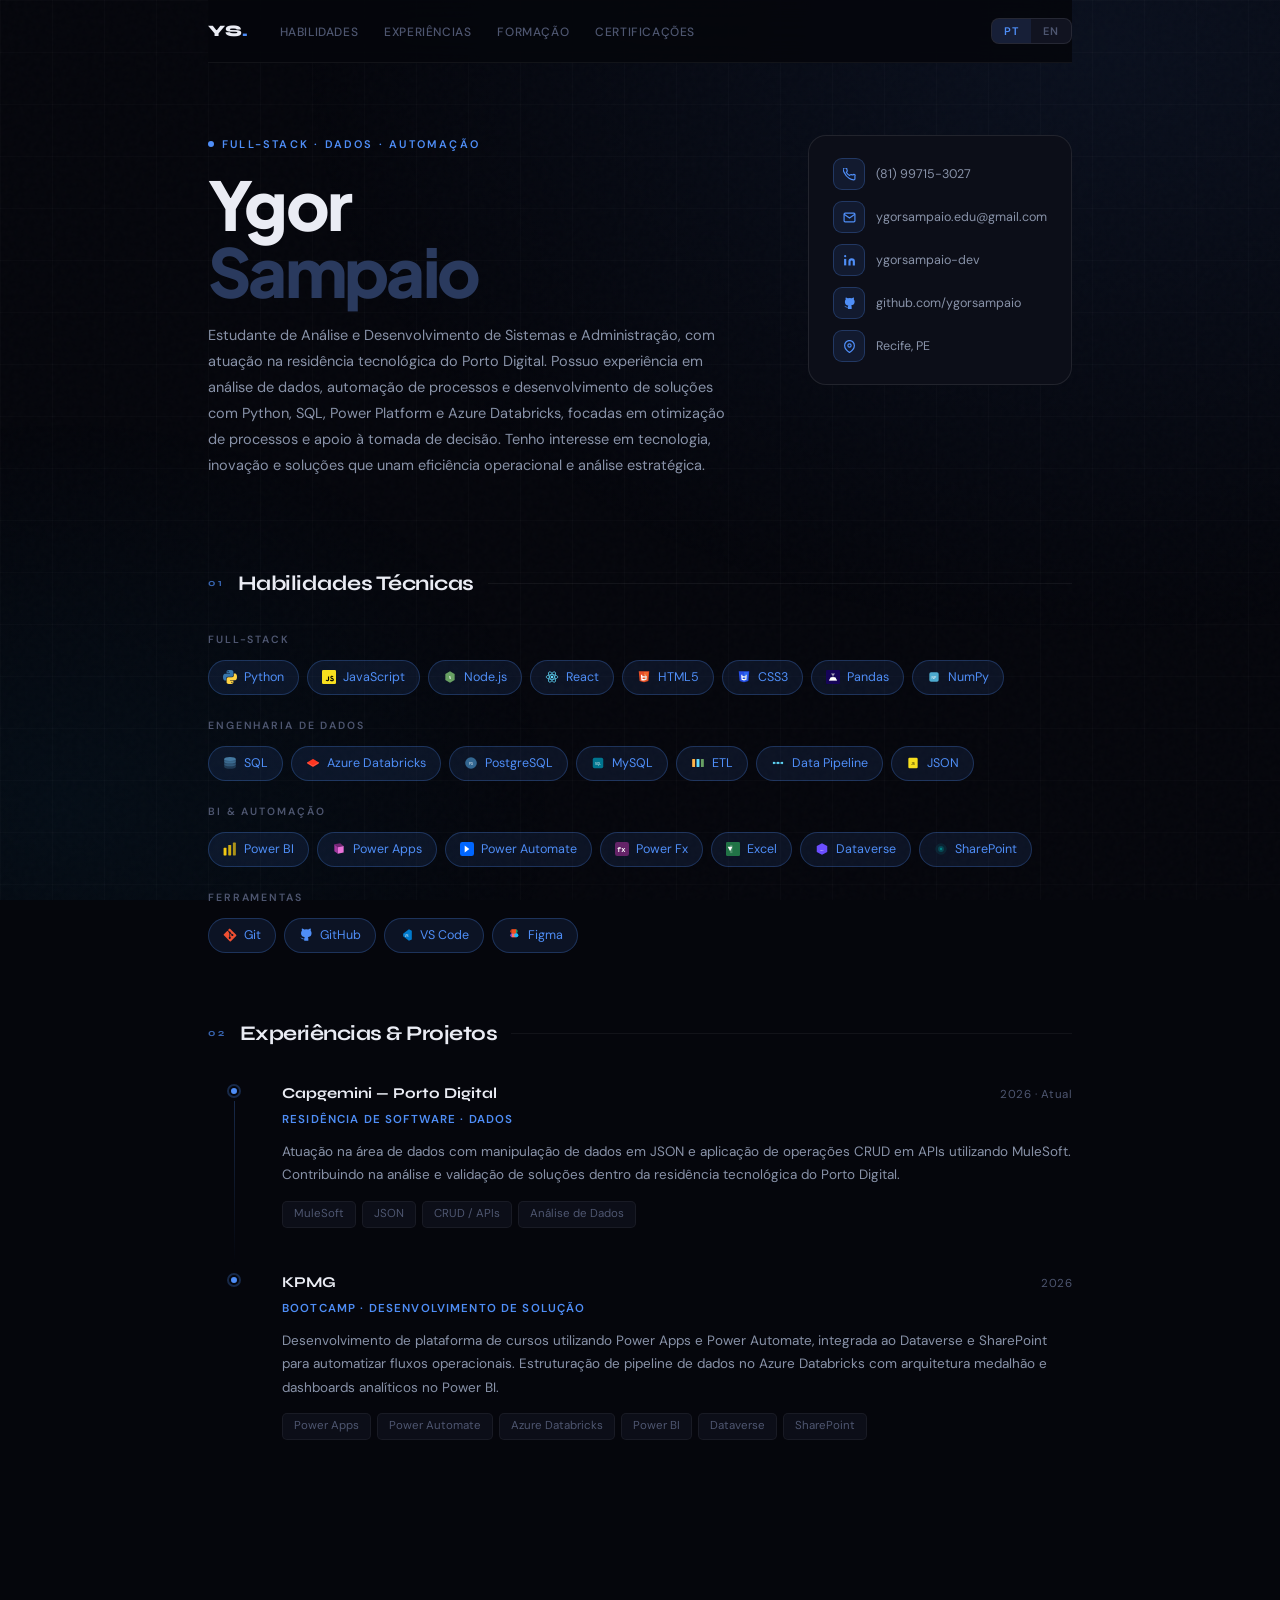
<file: index.html>
<!DOCTYPE html>
<html lang="pt-br" data-lang="pt">
<head>
  <meta charset="UTF-8">
  <meta name="viewport" content="width=device-width, initial-scale=1.0">
  <title>Currículo | Ygor Sampaio</title>
  <link href="https://fonts.googleapis.com/css2?family=Plus+Jakarta+Sans:wght@700;800&family=Syne:wght@400;700;800&family=DM+Sans:ital,wght@0,300;0,400;0,500;1,300&display=swap" rel="stylesheet">
  <!-- Vinculação do arquivo CSS externo -->
  <link rel="stylesheet" href="index.css">
</head>
<body>
  <div class="ambient"></div>
  <div class="grid-bg"></div>

  <div class="page">

    <!-- NAV -->
    <nav>
      <div class="nav-left">
        <a href="landing.html" class="nav-logo">YS<span>.</span></a>
        <ul class="nav-links">
          <li><a href="#habilidades" data-pt="Habilidades" data-en="Skills">Habilidades</a></li>
          <li><a href="#experiencias" data-pt="Experiências" data-en="Experience">Experiências</a></li>
          <li><a href="#formacao" data-pt="Formação" data-en="Education">Formação</a></li>
          <li><a href="#certs" data-pt="Certificações" data-en="Certifications">Certificações</a></li>
        </ul>
      </div>
      <div class="lang-toggle">
        <button class="lang-btn active" onclick="setLang('pt')">PT</button>
        <button class="lang-btn" onclick="setLang('en')">EN</button>
      </div>
    </nav>

    <!-- HERO -->
    <section class="hero">
      <div>
        <div class="hero-role" data-pt="Full-stack · Dados · Automação" data-en="Full-stack · Data · Automation">Full-stack · Dados · Automação</div>
        <h1 class="hero-name">
          Ygor<br><span class="outline">Sampaio</span>
        </h1>
        <p class="hero-bio" 
        data-pt="Estudante de Análise e Desenvolvimento de Sistemas e Administração, com atuação na residência tecnológica do Porto Digital. Possuo experiência em análise de dados, automação de processos e desenvolvimento de soluções com Python, SQL, Power Platform e Azure Databricks, focadas em otimização de processos e apoio à tomada de decisão. Tenho interesse em tecnologia, inovação e soluções que unam eficiência operacional e análise estratégica." 
        data-en="Analysis and Systems Development and Business Administration student currently working at Porto Digital's technology residency program. Experienced in data analysis, process automation, and solution development using Python, SQL, Power Platform, and Azure Databricks, focusing on process optimization and decision-making support. Interested in technology, innovation, and solutions that combine operational efficiency with strategic analysis.">
        Estudante de Análise e Desenvolvimento de Sistemas e Administração, com atuação na residência tecnológica do Porto Digital. Possuo experiência em análise de dados, automação de processos e desenvolvimento de soluções com Python, SQL, Power Platform e Azure Databricks, focadas em otimização de processos e apoio à tomada de decisão. Tenho interesse em tecnologia, inovação e soluções que unam eficiência operacional e análise estratégica.
        </p>
      </div>
      <div class="contact-card">
        <a class="contact-row" href="tel:+5581997153027">
          <span class="contact-icon">
            <svg width="13" height="13" viewBox="0 0 24 24" fill="none" stroke="currentColor" stroke-width="2.2"><path d="M22 16.92v3a2 2 0 01-2.18 2 19.79 19.79 0 01-8.63-3.07A19.5 19.5 0 013.07 9.81 19.79 19.79 0 01.00 1.18 2 2 0 012 0h3a2 2 0 012 1.72 12.84 12.84 0 00.7 2.81 2 2 0 01-.45 2.11L6.09 7.91a16 16 0 006 6l1.27-1.27a2 2 0 012.11-.45 12.84 12.84 0 002.81.7A2 2 0 0122 14.92z"/></svg>
          </span>
          (81) 99715-3027
        </a>
        <a class="contact-row" href="mailto:ygorsampaio.edu@gmail.com">
          <span class="contact-icon">
            <svg width="13" height="13" viewBox="0 0 24 24" fill="none" stroke="currentColor" stroke-width="2.2"><path d="M4 4h16c1.1 0 2 .9 2 2v12c0 1.1-.9 2-2 2H4c-1.1 0-2-.9-2-2V6c0-1.1.9-2 2-2z"/><polyline points="22,6 12,13 2,6"/></svg>
          </span>
          ygorsampaio.edu@gmail.com
        </a>
        <a class="contact-row" href="https://linkedin.com/in/ygorsampaio-dev" target="_blank">
          <span class="contact-icon">
            <svg width="13" height="13" viewBox="0 0 24 24" fill="currentColor"><path d="M16 8a6 6 0 016 6v7h-4v-7a2 2 0 00-2-2 2 2 0 00-2 2v7h-4v-7a6 6 0 016-6z"/><rect x="2" y="9" width="4" height="12"/><circle cx="4" cy="4" r="2"/></svg>
          </span>
          ygorsampaio-dev
        </a>
        <a class="contact-row" href="https://github.com/ygorsampaio" target="_blank">
          <span class="contact-icon">
            <svg width="13" height="13" viewBox="0 0 24 24" fill="currentColor"><path d="M9 19c-5 1.5-5-2.5-7-3m14 6v-3.87a3.37 3.37 0 00-.94-2.61c3.14-.35 6.44-1.54 6.44-7A5.44 5.44 0 0020 4.77 5.07 5.07 0 0019.91 1S18.73.65 16 2.48a13.38 13.38 0 00-7 0C6.27.65 5.09 1 5.09 1A5.07 5.07 0 005 4.77a5.44 5.44 0 00-1.5 3.78c0 5.42 3.3 6.61 6.44 7A3.37 3.37 0 009 18.13V22"/></svg>
          </span>
          github.com/ygorsampaio
        </a>
        <div class="contact-row">
          <span class="contact-icon">
            <svg width="13" height="13" viewBox="0 0 24 24" fill="none" stroke="currentColor" stroke-width="2.2"><path d="M21 10c0 7-9 13-9 13s-9-6-9-13a9 9 0 0118 0z"/><circle cx="12" cy="10" r="3"/></svg>
          </span>
          Recife, PE
        </div>
      </div>
    </section>

    <!-- HABILIDADES -->
    <section class="section s1" id="habilidades">
      <div class="section-header">
        <span class="section-label">01</span>
        <h2 class="section-title" data-pt="Habilidades Técnicas" data-en="Technical Skills">Habilidades Técnicas</h2>
        <div class="section-line"></div>
      </div>

      <div class="skill-group">
        <div class="skill-group-name" data-pt="Full-Stack" data-en="Full-Stack">Full-Stack</div>
        <div class="tags-row">
          <span class="tag-pill highlight">
            <svg width="14" height="14" viewBox="0 0 24 24"><path d="M11.914 0C5.82 0 6.2 2.656 6.2 2.656l.007 2.752h5.814v.826H3.89S0 5.789 0 11.969c0 6.18 3.403 5.962 3.403 5.962h2.034v-2.867s-.11-3.41 3.35-3.41h5.77s3.24.052 3.24-3.13V3.19S18.326 0 11.914 0zm-3.2 1.838a1.036 1.036 0 110 2.072 1.036 1.036 0 010-2.072z" fill="#3776ab"/><path d="M12.086 24c6.094 0 5.714-2.656 5.714-2.656l-.007-2.752H12v-.826h8.11S24 18.211 24 12.031c0-6.18-3.403-5.962-3.403-5.962h-2.034v2.867s.11 3.41-3.35 3.41h-5.77s-3.24-.052-3.24 3.13v5.334S5.674 24 12.086 24zm3.2-1.838a1.036 1.036 0 110-2.072 1.036 1.036 0 010 2.072z" fill="#ffd343"/></svg>
            Python
          </span>
          <span class="tag-pill highlight">
            <svg width="14" height="14" viewBox="0 0 24 24"><rect width="24" height="24" rx="2" fill="#f7df1e"/><path d="M6.5 17.5l1.5-1c.3.5.6.9 1.2.9.6 0 1-.3 1-1.2V11h2v5.2c0 2-1.2 2.9-2.9 2.9-1.6 0-2.5-.8-3-1.8l1.2-.8zm7.5-.2l1.5-.9c.4.7.9 1.2 1.8 1.2.8 0 1.2-.4 1.2-.9 0-.6-.5-.8-1.4-1.2l-.5-.2c-1.4-.6-2.3-1.3-2.3-2.8 0-1.4 1.1-2.5 2.7-2.5 1.2 0 2 .4 2.6 1.5l-1.4.9c-.3-.6-.6-.8-1.2-.8-.5 0-.9.3-.9.8 0 .6.4.8 1.2 1.2l.5.2c1.6.7 2.5 1.4 2.5 3 0 1.7-1.4 2.6-3.2 2.6-1.8 0-2.9-.9-3.5-2z" fill="#000"/></svg>
            JavaScript
          </span>
          <span class="tag-pill"><svg width="14" height="14" viewBox="0 0 24 24"><path d="M12 2L20 7V17L12 22L4 17V7L12 2Z" fill="#68A063"/><text x="12" y="15" text-anchor="middle" font-size="6" fill="white" font-family="Arial">N</text></svg>Node.js</span>
          <span class="tag-pill"><svg width="14" height="14" viewBox="0 0 24 24"><circle cx="12" cy="12" r="2.2" fill="#61dafb"/><ellipse cx="12" cy="12" rx="10" ry="4" stroke="#61dafb" stroke-width="1.2" fill="none"/><ellipse cx="12" cy="12" rx="10" ry="4" stroke="#61dafb" stroke-width="1.2" fill="none" transform="rotate(60 12 12)"/><ellipse cx="12" cy="12" rx="10" ry="4" stroke="#61dafb" stroke-width="1.2" fill="none" transform="rotate(120 12 12)"/></svg>React</span>
          <span class="tag-pill"><svg width="14" height="14" viewBox="0 0 24 24"><path d="M3 2l1.5 17L12 21l7.5-2L21 2z" fill="#e34c26"/><path d="M12 3.5v15.7l5.8-1.6 1.2-14.1z" fill="#ef652a"/><path d="M12 8h-3l.2 2.5H12v2.5H9.4l.2 2.5H12v2.5H7.5L6.7 8H12z" fill="#fff"/><path d="M12 8h3l-.3 2.5H12v2.5h2.5l-.3 2.5H12v2.5l4.3-1.2.3-3.3.2-3z" fill="#ebebeb"/></svg>HTML5</span>
          <span class="tag-pill"><svg width="14" height="14" viewBox="0 0 24 24"><path d="M3 2l1.5 17L12 21l7.5-2L21 2z" fill="#264de4"/><path d="M12 3.5v15.7l5.8-1.6 1.2-14.1z" fill="#2965f1"/><path d="M12 8H9.2l.2 2.5H12v2.5H9.6l.2 2.5H12v2.5L7.8 16.5l-.3-3.5-.2-5H12z" fill="#fff"/><path d="M12 8h2.8l-.3 2.5H12v2.5h2.3l-.3 2.5H12v2.5l4.2-1.2.3-3.8.2-5z" fill="#ebebeb"/></svg>CSS3</span>
          <span class="tag-pill"><svg width="14" height="14" viewBox="0 0 24 24"><rect width="24" height="24" rx="2" fill="#150458"/><path d="M8.5 6h7L12 10.5 8.5 6zm3.5 4.5L5 18h14L12 10.5z" fill="#e1e1e1" opacity=".7"/><path d="M5 18h14l-3-5.5H8L5 18z" fill="#fff"/></svg>Pandas</span>
          <span class="tag-pill"><svg width="14" height="14" viewBox="0 0 24 24"><rect x="4" y="4" width="16" height="16" rx="3" fill="#4DABCF"/><text x="12" y="15" text-anchor="middle" font-size="6" fill="white" font-family="Arial">NP</text></svg>NumPy</span>
        </div>
      </div>

      <div class="skill-group">
        <div class="skill-group-name" data-pt="Engenharia de Dados" data-en="Data Engineering">Engenharia de Dados</div>
        <div class="tags-row">
          <span class="tag-pill highlight"><svg width="14" height="14" viewBox="0 0 24 24"><ellipse cx="12" cy="5" rx="10" ry="3.5" fill="#4479a1"/><path d="M2 5v4.5C2 11.4 6.5 13 12 13s10-1.6 10-3.5V5" fill="#4479a1" opacity=".7"/><path d="M2 9.5V14C2 15.9 6.5 17.5 12 17.5S22 15.9 22 14V9.5" fill="#4479a1" opacity=".5"/><path d="M2 14V18.5C2 20.4 6.5 22 12 22s10-1.6 10-3.5V14" fill="#4479a1" opacity=".35"/></svg>SQL</span>
          <span class="tag-pill highlight"><svg width="14" height="14" viewBox="0 0 24 24"><path d="M2 13l10 6 10-6v-2L12 5 2 11v2z" fill="#ff3621"/><path d="M2 11l10 6 10-6" fill="none" stroke="#fff" stroke-width="1" opacity=".4"/><path d="M12 5l10 6-10 6L2 11z" fill="#ff3621" opacity=".5"/></svg>Azure Databricks</span>
          <span class="tag-pill"><svg width="14" height="14" viewBox="0 0 24 24"><circle cx="12" cy="12" r="10" fill="#336791"/><text x="12" y="15" text-anchor="middle" font-size="5" fill="white" font-family="Arial">PG</text></svg>PostgreSQL</span>
          <span class="tag-pill"><svg width="14" height="14" viewBox="0 0 24 24"><rect x="3" y="3" width="18" height="18" rx="3" fill="#00758F"/><text x="12" y="15" text-anchor="middle" font-size="5" fill="white" font-family="Arial">SQL</text></svg>MySQL</span>
          <span class="tag-pill"><svg width="14" height="14" viewBox="0 0 24 24"><rect x="2" y="5" width="5" height="14" rx="1" fill="#FFB347"/><rect x="9.5" y="5" width="5" height="14" rx="1" fill="#61DAFB"/><rect x="17" y="5" width="5" height="14" rx="1" fill="#68A063"/></svg>ETL</span>
          <span class="tag-pill"><svg width="14" height="14" viewBox="0 0 24 24"><circle cx="5" cy="12" r="2" fill="#61DAFB"/><circle cx="12" cy="12" r="2" fill="#61DAFB"/><circle cx="19" cy="12" r="2" fill="#61DAFB"/><path d="M7 12H10M14 12H17" stroke="#61DAFB" stroke-width="1.5"/></svg>Data Pipeline</span>
          <span class="tag-pill"><svg width="14" height="14" viewBox="0 0 24 24"><rect x="4" y="3" width="16" height="18" rx="2" fill="#F7DF1E"/><text x="12" y="15" text-anchor="middle" font-size="5" fill="black" font-family="Arial">JS</text></svg>JSON</span>
        </div>
      </div>

      <div class="skill-group">
        <div class="skill-group-name" data-pt="BI & Automação" data-en="BI & Automation">BI & Automação</div>
        <div class="tags-row">
          <span class="tag-pill highlight"><svg width="14" height="14" viewBox="0 0 24 24"><rect x="1" y="10" width="5" height="13" rx="1" fill="#f2c811"/><rect x="9" y="5" width="5" height="18" rx="1" fill="#f2c811" opacity=".85"/><rect x="17" y="1" width="5" height="22" rx="1" fill="#f2c811" opacity=".7"/></svg>Power BI</span>
          <span class="tag-pill highlight"><svg width="14" height="14" viewBox="0 0 24 24"><polygon points="4,4 14,2 20,7 10,9" fill="#742774"/><polygon points="4,4 10,9 10,20 4,16" fill="#A437A0"/><polygon points="10,9 20,7 20,18 10,20" fill="#E872D9"/></svg>Power Apps</span>
          <span class="tag-pill highlight"><svg width="14" height="14" viewBox="0 0 24 24"><rect width="24" height="24" rx="4" fill="#0066ff"/><path d="M8 6l8 6-8 6V6z" fill="#fff"/></svg>Power Automate</span>
          <span class="tag-pill highlight"><svg width="14" height="14" viewBox="0 0 24 24"><rect width="24" height="24" rx="4" fill="#742774" opacity=".85"/><text x="3.5" y="17" font-family="'Courier New',monospace" font-size="12" fill="#fff" font-weight="bold">fx</text></svg>Power Fx</span>
          <span class="tag-pill"><svg width="14" height="14" viewBox="0 0 24 24"><rect width="24" height="24" rx="2" fill="#217346"/><path d="M7 5h4v14H7z" fill="#fff" opacity=".2"/><path d="M3 8h8l-4 8-4-8z" fill="#fff"/></svg>Excel</span>
          <span class="tag-pill"><svg width="14" height="14" viewBox="0 0 24 24"><polygon points="12,2 21,7 21,17 12,22 3,17 3,7" fill="#6B4EFF"/><text x="12" y="15" text-anchor="middle" font-size="4" fill="white" font-family="Arial">DV</text></svg>Dataverse</span>
          <span class="tag-pill"><svg width="14" height="14" viewBox="0 0 24 24"><circle cx="12" cy="12" r="9" fill="#038387" opacity=".15" stroke="#038387" stroke-width="1.5"/><circle cx="12" cy="12" r="5" fill="#038387" opacity=".4"/><circle cx="12" cy="12" r="2" fill="#038387"/></svg>SharePoint</span>
        </div>
      </div>

      <div class="skill-group">
        <div class="skill-group-name" data-pt="Ferramentas" data-en="Tools">Ferramentas</div>
        <div class="tags-row">
          <span class="tag-pill"><svg width="14" height="14" viewBox="0 0 24 24"><path d="M22.5 11.5l-10-10a1.4 1.4 0 00-2 0l-2 2 2.5 2.5a1.7 1.7 0 012.1 2.2l2.4 2.4a1.7 1.7 0 11-1 1l-2.2-2.2v5.8a1.7 1.7 0 11-1.4 0V9.2a1.7 1.7 0 01-.9-2.2L7.5 4.5l-6 6 a1.4 1.4 0 000 2l10 10a1.4 1.4 0 002 0l9-9a1.4 1.4 0 000-2z" fill="#f05032"/></svg>Git</span>
          <span class="tag-pill"><svg width="14" height="14" viewBox="0 0 24 24" fill="currentColor"><path d="M9 19c-5 1.5-5-2.5-7-3m14 6v-3.87a3.37 3.37 0 00-.94-2.61c3.14-.35 6.44-1.54 6.44-7A5.44 5.44 0 0020 4.77 5.07 5.07 0 0019.91 1S18.73.65 16 2.48a13.38 13.38 0 00-7 0C6.27.65 5.09 1 5.09 1A5.07 5.07 0 005 4.77a5.44 5.44 0 00-1.5 3.78c0 5.42 3.3 6.61 6.44 7A3.37 3.37 0 009 18.13V22"/></svg>GitHub</span>
          <span class="tag-pill"><svg width="14" height="14" viewBox="0 0 24 24"><path d="M17 2L22 4.5V19.5L17 22L7 14V10L17 2Z" fill="#007ACC"/><text x="13" y="15" text-anchor="middle" font-size="5" fill="white" font-family="Arial">VS</text></svg>VS Code</span>
          <span class="tag-pill"><svg width="14" height="14" viewBox="0 0 24 24"><path d="M8 2h8v7H8z" fill="#f24e1e"/><path d="M8 9h8v7H8z" fill="#ff7262"/><path d="M8 2a4 4 0 000 7" fill="#f24e1e"/><path d="M8 9a4 4 0 000 7" fill="#a259ff"/><path d="M16 9a4 4 0 010 7" fill="#1abcfe"/><path d="M16 2a4 4 0 010 7" fill="#0acf83"/><circle cx="16" cy="12.5" r="3.5" fill="#1abcfe"/></svg>Figma</span>
        </div>
      </div>
    </section>

    <!-- EXPERIÊNCIAS -->
    <section class="section s2" id="experiencias">
      <div class="section-header">
        <span class="section-label">02</span>
        <h2 class="section-title" data-pt="Experiências & Projetos" data-en="Experience & Projects">Experiências & Projetos</h2>
        <div class="section-line"></div>
      </div>

      <div class="timeline">
        <div class="tl-item">
          <div class="tl-left"><div class="tl-dot"></div><div class="tl-line"></div></div>
          <div class="tl-body">
            <div class="tl-meta">
              <span class="tl-company">Capgemini — Porto Digital</span>
              <span class="tl-period">2026 · <span data-pt="Atual" data-en="Present">Atual</span></span>
            </div>
            <div class="tl-role" data-pt="Residência de Software · Dados" data-en="Software Residency · Data">Residência de Software · Dados</div>
            <p class="tl-desc" data-pt="Atuação na área de dados com manipulação de dados em JSON e aplicação de operações CRUD em APIs utilizando MuleSoft. Contribuindo na análise e validação de soluções dentro da residência tecnológica do Porto Digital." data-en="Working in the data domain with JSON data manipulation and CRUD operations on APIs using MuleSoft. Contributing to the analysis and validation of solutions within Porto Digital's tech residency.">
              Atuação na área de dados com manipulação de dados em JSON e aplicação de operações CRUD em APIs utilizando MuleSoft. Contribuindo na análise e validação de soluções dentro da residência tecnológica do Porto Digital.
            </p>
            <div class="tl-chips">
              <span class="tl-chip">MuleSoft</span>
              <span class="tl-chip">JSON</span>
              <span class="tl-chip">CRUD / APIs</span>
              <span class="tl-chip" data-pt="Análise de Dados" data-en="Data Analysis">Análise de Dados</span>
            </div>
          </div>
        </div>

        <div class="tl-item">
          <div class="tl-left"><div class="tl-dot"></div><div class="tl-line"></div></div>
          <div class="tl-body">
            <div class="tl-meta">
              <span class="tl-company">KPMG</span>
              <span class="tl-period">2026</span>
            </div>
            <div class="tl-role" data-pt="Bootcamp · Desenvolvimento de Solução" data-en="Bootcamp · Solution Development">Bootcamp · Desenvolvimento de Solução</div>
            <p class="tl-desc" data-pt="Desenvolvimento de plataforma de cursos utilizando Power Apps e Power Automate, integrada ao Dataverse e SharePoint para automatizar fluxos operacionais. Estruturação de pipeline de dados no Azure Databricks com arquitetura medalhão e dashboards analíticos no Power BI." data-en="Built a course platform using Power Apps and Power Automate, integrated with Dataverse and SharePoint to automate operational workflows. Structured a data pipeline in Azure Databricks using medallion architecture and built analytical dashboards in Power BI.">
              Desenvolvimento de plataforma de cursos utilizando Power Apps e Power Automate, integrada ao Dataverse e SharePoint para automatizar fluxos operacionais. Estruturação de pipeline de dados no Azure Databricks com arquitetura medalhão e dashboards analíticos no Power BI.
            </p>
            <div class="tl-chips">
              <span class="tl-chip">Power Apps</span>
              <span class="tl-chip">Power Automate</span>
              <span class="tl-chip">Azure Databricks</span>
              <span class="tl-chip">Power BI</span>
              <span class="tl-chip">Dataverse</span>
              <span class="tl-chip">SharePoint</span>
            </div>
          </div>
        </div>
      </div>
    </section>
  </div>

  <script>
    function setLang(lang) {
      document.querySelectorAll('.lang-btn').forEach(b => b.classList.toggle('active', b.textContent.toLowerCase() === lang));
      document.querySelectorAll('[data-pt]').forEach(el => {
        el.innerHTML = el.getAttribute('data-' + lang);
      });
      document.documentElement.setAttribute('lang', lang === 'pt' ? 'pt-br' : 'en');
    }
  </script>
</body>
</html>
</file>
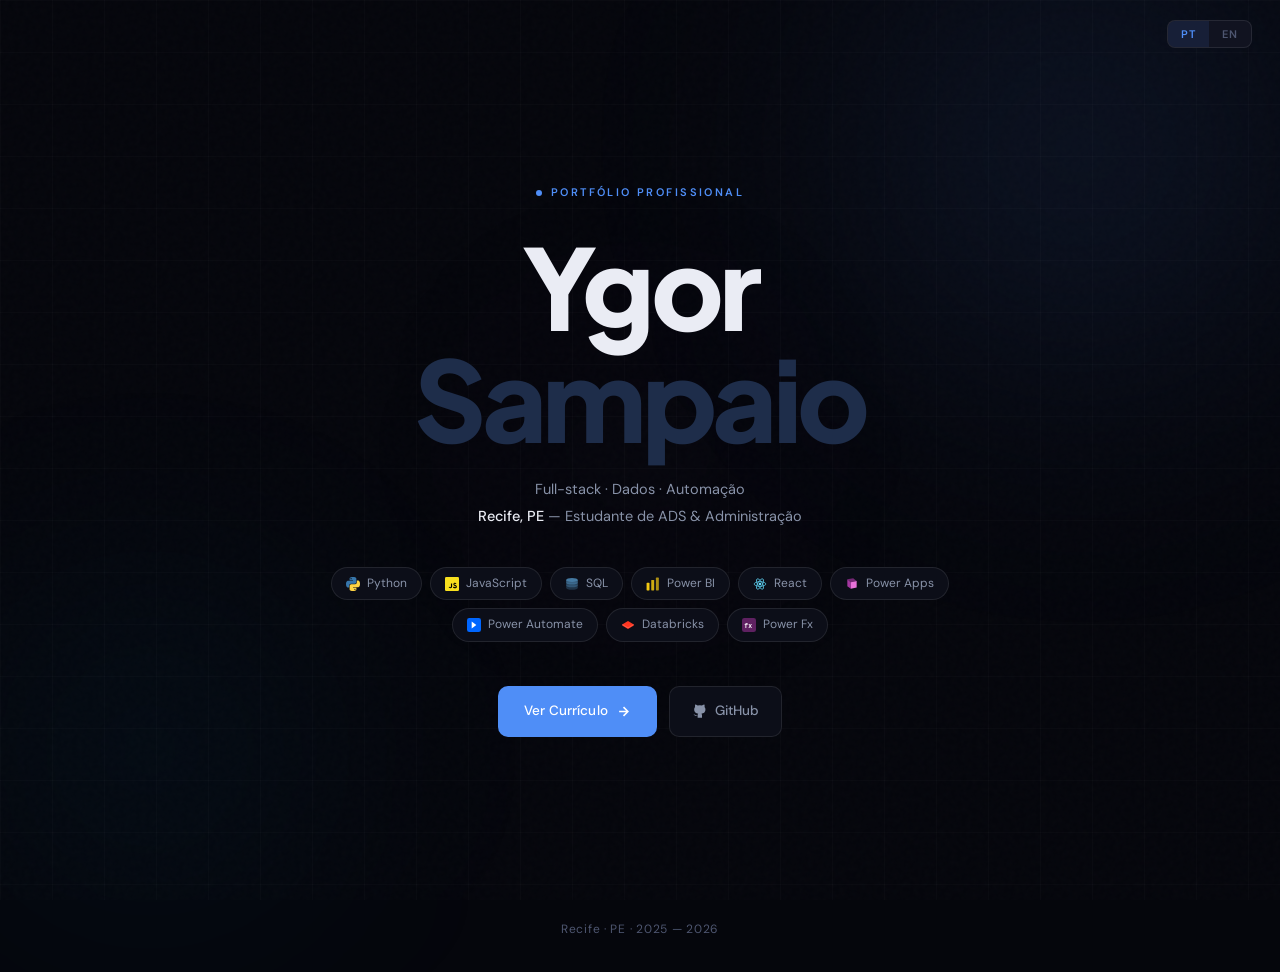
<file: landing.html>
<!DOCTYPE html>
<html lang="pt-br">
<head>
  <meta charset="UTF-8">
  <meta name="viewport" content="width=device-width, initial-scale=1.0">
  <title>Ygor Sampaio — Portfólio</title>
  <link href="https://fonts.googleapis.com/css2?family=Plus+Jakarta+Sans:wght@700;800&family=Syne:wght@400;700;800&family=DM+Sans:ital,wght@0,300;0,400;0,500;1,300&display=swap" rel="stylesheet">
  <style>
    *, *::before, *::after { box-sizing: border-box; margin: 0; padding: 0; }

    :root {
      --bg:          #05060c;
      --surface:     #0c0e18;
      --surface2:    #111320;
      --blue:        #4f8ef7;
      --blue-dim:    rgba(79,142,247,0.10);
      --blue-border: rgba(79,142,247,0.26);
      --text:        #eaecf4;
      --text-dim:    #8892a8;
      --muted:       #4e5670;
      --border:      rgba(255,255,255,0.055);
      --border2:     rgba(255,255,255,0.09);
    }

    html {
      scroll-behavior: smooth;
      /* FIX: overflow-x aqui, não no body, para não quebrar position:fixed dos orbs/lang-toggle em Safari */
      overflow-x: hidden;
    }

    body {
      background: var(--bg);
      color: var(--text);
      font-family: 'DM Sans', sans-serif;
      line-height: 1.65;
      font-size: 15px;
      min-height: 100vh;
      /* FIX: removido overflow-x:hidden daqui */
    }

    /* ── Noise overlay ── */
    body::before {
      content: '';
      position: fixed; inset: 0;
      background-image: url("data:image/svg+xml,%3Csvg viewBox='0 0 200 200' xmlns='http://www.w3.org/2000/svg'%3E%3Cfilter id='n'%3E%3CfeTurbulence type='fractalNoise' baseFrequency='0.85' numOctaves='4' stitchTiles='stitch'/%3E%3C/filter%3E%3Crect width='100%25' height='100%25' filter='url(%23n)' opacity='0.04'/%3E%3C/svg%3E");
      pointer-events: none; z-index: 0; opacity: 0.45;
    }

    /* ── Orbs ── */
    .orb {
      position: fixed;
      border-radius: 50%;
      filter: blur(120px);
      pointer-events: none;
      z-index: 0;
    }
    .orb-1 {
      width: 700px; height: 700px;
      background: radial-gradient(circle, rgba(79,142,247,0.13) 0%, transparent 70%);
      top: -200px; right: -150px;
    }
    .orb-2 {
      width: 500px; height: 500px;
      background: radial-gradient(circle, rgba(14,165,233,0.08) 0%, transparent 70%);
      bottom: -100px; left: -100px;
    }
    .orb-3 {
      width: 300px; height: 300px;
      background: radial-gradient(circle, rgba(116,39,116,0.07) 0%, transparent 70%);
      top: 50%; left: 50%;
      transform: translate(-50%, -50%);
    }

    /* ── Grid background ── */
    .grid {
      position: fixed; inset: 0; pointer-events: none; z-index: 0;
      background-image:
        linear-gradient(rgba(255,255,255,0.018) 1px, transparent 1px),
        linear-gradient(90deg, rgba(255,255,255,0.018) 1px, transparent 1px);
      background-size: 52px 52px;
    }

    /* ── Language toggle (top-right fixed) ── */
    .lang-toggle {
      position: fixed;
      top: 20px;
      right: 28px;
      z-index: 200;
      display: flex;
      background: var(--surface2);
      border: 1px solid var(--border2);
      border-radius: 8px;
      overflow: hidden;
    }
    .lang-btn {
      padding: 6px 13px;
      font-size: 11px;
      font-weight: 600;
      letter-spacing: 0.1em;
      text-transform: uppercase;
      color: var(--muted);
      background: transparent;
      border: none;
      cursor: pointer;
      transition: all 0.2s;
      font-family: 'DM Sans', sans-serif;
    }
    .lang-btn.active { background: var(--blue-dim); color: var(--blue); }
    .lang-btn:hover:not(.active) { color: var(--text); }

    /* ── Hero ── */
    .hero {
      position: relative; z-index: 1;
      min-height: 100vh;
      display: flex;
      flex-direction: column;
      align-items: center;
      justify-content: center;
      text-align: center;
      padding: 80px 28px 60px;
    }

    .eyebrow {
      display: inline-flex;
      align-items: center;
      gap: 9px;
      font-size: 11px;
      font-weight: 600;
      letter-spacing: 0.22em;
      text-transform: uppercase;
      color: var(--blue);
      margin-bottom: 28px;
      opacity: 0;
      animation: fadeUp 0.6s 0.1s forwards;
    }
    .eyebrow-dot {
      width: 6px; height: 6px;
      border-radius: 50%;
      background: var(--blue);
      animation: pulse 2.5s infinite;
    }
    @keyframes pulse { 0%,100%{opacity:1} 50%{opacity:0.2} }

    h1 {
      font-family: 'Plus Jakarta Sans', sans-serif;
      font-weight: 800;
      font-size: clamp(3.2rem, 10vw, 7rem);
      line-height: 1.0;
      letter-spacing: -0.04em;
      margin-bottom: 22px;
      opacity: 0;
      animation: fadeUp 0.7s 0.2s forwards;
    }
    h1 .first { color: var(--text); display: block; }
    h1 .last  { color: #1e2d4a; display: block; }

    .subtitle {
      font-size: 14.5px;
      color: var(--text-dim);
      line-height: 1.9;
      margin-bottom: 36px;
      opacity: 0;
      animation: fadeUp 0.6s 0.32s forwards;
    }
    .subtitle strong { color: var(--text); font-weight: 500; }

    /* ── Tech strip ── */
    .tech-strip {
      display: flex;
      flex-wrap: wrap;
      justify-content: center;
      gap: 8px;
      margin-bottom: 44px;
      max-width: 620px;
      opacity: 0;
      animation: fadeUp 0.6s 0.44s forwards;
    }

    .tech-badge {
      display: flex;
      align-items: center;
      gap: 7px;
      font-size: 12px;
      font-weight: 400;
      color: var(--text-dim);
      background: var(--surface);
      border: 1px solid var(--border2);
      padding: 6px 14px;
      border-radius: 100px;
      transition: all 0.2s;
      cursor: default;
    }
    .tech-badge:hover {
      color: var(--blue);
      background: var(--blue-dim);
      border-color: var(--blue-border);
    }

    /* ── CTA buttons ── */
    .cta-wrap {
      display: flex;
      gap: 12px;
      flex-wrap: wrap;
      justify-content: center;
      opacity: 0;
      animation: fadeUp 0.6s 0.56s forwards;
    }

    .btn-primary {
      display: inline-flex;
      align-items: center;
      gap: 8px;
      padding: 13px 26px;
      font-family: 'DM Sans', sans-serif;
      font-size: 13.5px;
      font-weight: 500;
      color: #fff;
      background: var(--blue);
      border-radius: 10px;
      text-decoration: none;
      transition: all 0.2s;
      letter-spacing: 0.01em;
    }
    .btn-primary:hover {
      background: #3a7ef5;
      transform: translateY(-1px);
      box-shadow: 0 8px 28px rgba(79,142,247,0.3);
    }
    .btn-primary .arrow { transition: transform 0.2s; }
    .btn-primary:hover .arrow { transform: translateX(3px); }

    .btn-secondary {
      display: inline-flex;
      align-items: center;
      gap: 8px;
      padding: 13px 22px;
      font-family: 'DM Sans', sans-serif;
      font-size: 13.5px;
      font-weight: 500;
      color: var(--text-dim);
      background: var(--surface);
      border: 1px solid var(--border2);
      border-radius: 10px;
      text-decoration: none;
      transition: all 0.2s;
    }
    .btn-secondary:hover {
      color: var(--text);
      border-color: rgba(255,255,255,0.18);
      background: var(--surface2);
    }

    /* ── Footer ── */
    .footer {
      position: relative; z-index: 1;
      text-align: center;
      padding: 20px 24px 32px;
      font-size: 12px;
      color: var(--muted);
      letter-spacing: 0.06em;
    }

    /* ── Animations ── */
    @keyframes fadeUp {
      from { opacity: 0; transform: translateY(18px); }
      to   { opacity: 1; transform: translateY(0); }
    }

    /* ── Responsive ── */
    @media (max-width: 480px) {
      .lang-toggle { top: 14px; right: 16px; }
      .hero { padding: 70px 20px 50px; }
    }
  </style>
</head>
<body>
  <div class="orb orb-1"></div>
  <div class="orb orb-2"></div>
  <div class="orb orb-3"></div>
  <div class="grid"></div>

  <!-- Language toggle -->
  <div class="lang-toggle">
    <!-- FIX: adicionado data-lang em cada botão para comparação segura no setLang -->
    <button class="lang-btn active" data-lang="pt" onclick="setLang('pt')">PT</button>
    <button class="lang-btn" data-lang="en" onclick="setLang('en')">EN</button>
  </div>

  <section class="hero">
    <div class="eyebrow">
      <span class="eyebrow-dot"></span>
      <span data-pt="Portfólio Profissional" data-en="Professional Portfolio">Portfólio Profissional</span>
    </div>

    <h1>
      <span class="first">Ygor</span>
      <span class="last">Sampaio</span>
    </h1>

    <p class="subtitle">
      <span data-pt="Full-stack · Dados · Automação" data-en="Full-stack · Data · Automation">Full-stack · Dados · Automação</span><br>
      <strong>Recife, PE</strong> — <span data-pt="Estudante de ADS &amp; Administração" data-en="ADS &amp; Business Administration Student">Estudante de ADS &amp; Administração</span>
    </p>

    <div class="tech-strip">
      <div class="tech-badge">
        <svg width="14" height="14" viewBox="0 0 24 24">
          <path d="M11.914 0C5.82 0 6.2 2.656 6.2 2.656l.007 2.752h5.814v.826H3.89S0 5.789 0 11.969c0 6.18 3.403 5.962 3.403 5.962h2.034v-2.867s-.11-3.41 3.35-3.41h5.77s3.24.052 3.24-3.13V3.19S18.326 0 11.914 0zm-3.2 1.838a1.036 1.036 0 110 2.072 1.036 1.036 0 010-2.072z" fill="#3776ab"/>
          <path d="M12.086 24c6.094 0 5.714-2.656 5.714-2.656l-.007-2.752H12v-.826h8.11S24 18.211 24 12.031c0-6.18-3.403-5.962-3.403-5.962h-2.034v2.867s.11 3.41-3.35 3.41h-5.77s-3.24-.052-3.24 3.13v5.334S5.674 24 12.086 24zm3.2-1.838a1.036 1.036 0 110-2.072 1.036 1.036 0 010 2.072z" fill="#ffd343"/>
        </svg>
        Python
      </div>
      <div class="tech-badge">
        <svg width="14" height="14" viewBox="0 0 24 24">
          <rect width="24" height="24" rx="2" fill="#f7df1e"/>
          <path d="M6.5 17.5l1.5-1c.3.5.6.9 1.2.9.6 0 1-.3 1-1.2V11h2v5.2c0 2-1.2 2.9-2.9 2.9-1.6 0-2.5-.8-3-1.8l1.2-.8zm7.5-.2l1.5-.9c.4.7.9 1.2 1.8 1.2.8 0 1.2-.4 1.2-.9 0-.6-.5-.8-1.4-1.2l-.5-.2c-1.4-.6-2.3-1.3-2.3-2.8 0-1.4 1.1-2.5 2.7-2.5 1.2 0 2 .4 2.6 1.5l-1.4.9c-.3-.6-.6-.8-1.2-.8-.5 0-.9.3-.9.8 0 .6.4.8 1.2 1.2l.5.2c1.6.7 2.5 1.4 2.5 3 0 1.7-1.4 2.6-3.2 2.6-1.8 0-2.9-.9-3.5-2z" fill="#000"/>
        </svg>
        JavaScript
      </div>
      <div class="tech-badge">
        <svg width="14" height="14" viewBox="0 0 24 24">
          <ellipse cx="12" cy="5" rx="10" ry="3.5" fill="#4479a1"/>
          <path d="M2 5v4.5C2 11.4 6.5 13 12 13s10-1.6 10-3.5V5" fill="#4479a1" opacity=".7"/>
          <path d="M2 9.5V14C2 15.9 6.5 17.5 12 17.5S22 15.9 22 14V9.5" fill="#4479a1" opacity=".5"/>
          <path d="M2 14V18.5C2 20.4 6.5 22 12 22s10-1.6 10-3.5V14" fill="#4479a1" opacity=".35"/>
        </svg>
        SQL
      </div>
      <div class="tech-badge">
        <svg width="14" height="14" viewBox="0 0 24 24">
          <rect x="1" y="10" width="5" height="13" rx="1" fill="#f2c811"/>
          <rect x="9" y="5" width="5" height="18" rx="1" fill="#f2c811" opacity=".85"/>
          <rect x="17" y="1" width="5" height="22" rx="1" fill="#f2c811" opacity=".7"/>
        </svg>
        Power BI
      </div>
      <div class="tech-badge">
        <svg width="14" height="14" viewBox="0 0 24 24">
          <circle cx="12" cy="12" r="2.2" fill="#61dafb"/>
          <ellipse cx="12" cy="12" rx="10" ry="4" stroke="#61dafb" stroke-width="1.2" fill="none"/>
          <ellipse cx="12" cy="12" rx="10" ry="4" stroke="#61dafb" stroke-width="1.2" fill="none" transform="rotate(60 12 12)"/>
          <ellipse cx="12" cy="12" rx="10" ry="4" stroke="#61dafb" stroke-width="1.2" fill="none" transform="rotate(120 12 12)"/>
        </svg>
        React
      </div>
      <div class="tech-badge">
        <svg width="14" height="14" viewBox="0 0 24 24">
          <polygon points="4,4 14,2 20,7 10,9" fill="#742774"/>
          <polygon points="4,4 10,9 10,20 4,16" fill="#A437A0"/>
          <polygon points="10,9 20,7 20,18 10,20" fill="#E872D9"/>
        </svg>
        Power Apps
      </div>
      <div class="tech-badge">
        <svg width="14" height="14" viewBox="0 0 24 24">
          <rect width="24" height="24" rx="4" fill="#0066ff"/>
          <path d="M8 6l8 6-8 6V6z" fill="#fff"/>
        </svg>
        Power Automate
      </div>
      <div class="tech-badge">
        <svg width="14" height="14" viewBox="0 0 24 24">
          <path d="M2 13l10 6 10-6v-2L12 5 2 11v2z" fill="#ff3621"/>
          <path d="M2 11l10 6 10-6" fill="none" stroke="#fff" stroke-width="0.8" opacity=".4"/>
        </svg>
        Databricks
      </div>
      <div class="tech-badge">
        <svg width="14" height="14" viewBox="0 0 24 24">
          <rect width="24" height="24" rx="4" fill="#742774" opacity=".8"/>
          <text x="4" y="17" font-family="monospace" font-size="11" fill="#fff" font-weight="bold">fx</text>
        </svg>
        Power Fx
      </div>
    </div>

    <div class="cta-wrap">
      <a href="script.html" class="btn-primary">
        <span data-pt="Ver Currículo" data-en="View Resume">Ver Currículo</span>
        <svg class="arrow" width="15" height="15" viewBox="0 0 24 24" fill="none" stroke="currentColor" stroke-width="2.5"><path d="M5 12h14M12 5l7 7-7 7"/></svg>
      </a>
      <a href="https://github.com/ygorsampaio" target="_blank" class="btn-secondary">
        <svg width="15" height="15" viewBox="0 0 24 24" fill="currentColor"><path d="M9 19c-5 1.5-5-2.5-7-3m14 6v-3.87a3.37 3.37 0 00-.94-2.61c3.14-.35 6.44-1.54 6.44-7A5.44 5.44 0 0020 4.77 5.07 5.07 0 0019.91 1S18.73.65 16 2.48a13.38 13.38 0 00-7 0C6.27.65 5.09 1 5.09 1A5.07 5.07 0 005 4.77a5.44 5.44 0 00-1.5 3.78c0 5.42 3.3 6.61 6.44 7A3.37 3.37 0 009 18.13V22"/></svg>
        GitHub
      </a>
    </div>
  </section>

  <div class="footer">Recife · PE · 2025 — 2026</div>

  <script>
    function setLang(lang) {
      // FIX: usa data-lang do botão em vez de textContent para comparação robusta
      document.querySelectorAll('.lang-btn').forEach(b => {
        b.classList.toggle('active', b.getAttribute('data-lang') === lang);
      });
      document.querySelectorAll('[data-pt]').forEach(el => {
        const val = el.getAttribute('data-' + lang);
        if (val !== null) el.innerHTML = val;
      });
      // FIX: atributo lang correto no <html>
      document.documentElement.setAttribute('lang', lang === 'pt' ? 'pt-br' : 'en');
    }
  </script>
</body>
</html>
</file>
<file: index.css>
*, *::before, *::after { box-sizing: border-box; margin: 0; padding: 0; }

:root {
  --bg:          #05060c;
  --surface:     #0c0e18;
  --surface2:    #111320;
  --blue:        #4f8ef7;
  --blue-dim:    rgba(79,142,247,0.10);
  --blue-border: rgba(79,142,247,0.26);
  --text:        #eaecf4;
  --text-dim:    #8892a8;
  --muted:       #4e5670;
  --border:      rgba(255,255,255,0.055);
  --border2:     rgba(255,255,255,0.09);
}

html { scroll-behavior: smooth; }

body {
  background: var(--bg);
  color: var(--text);
  font-family: 'DM Sans', sans-serif;
  line-height: 1.65;
  font-size: 15px;
  min-height: 100vh;
}

/* ── Noise ── */
body::before {
  content: '';
  position: fixed; inset: 0;
  background-image: url("data:image/svg+xml,%3Csvg viewBox='0 0 200 200' xmlns='http://www.w3.org/2000/svg'%3E%3Cfilter id='n'%3E%3CfeTurbulence type='fractalNoise' baseFrequency='0.85' numOctaves='4' stitchTiles='stitch'/%3E%3C/filter%3E%3Crect width='100%25' height='100%25' filter='url(%23n)' opacity='0.04'/%3E%3C/svg%3E");
  pointer-events: none; z-index: 0; opacity: 0.45;
}

.ambient {
  position: fixed; inset: 0; pointer-events: none; z-index: 0;
  background:
    radial-gradient(ellipse 800px 600px at 85% 5%, rgba(79,142,247,0.08), transparent),
    radial-gradient(ellipse 500px 400px at 5% 90%, rgba(14,165,233,0.05), transparent);
}
.grid-bg {
  position: fixed; inset: 0; pointer-events: none; z-index: 0;
  background-image:
    linear-gradient(rgba(255,255,255,0.018) 1px, transparent 1px),
    linear-gradient(90deg, rgba(255,255,255,0.018) 1px, transparent 1px);
  background-size: 52px 52px;
}

/* ── Layout ── */
.page {
  position: relative; z-index: 1;
  max-width: 920px;
  margin: 0 auto;
  padding: 0 28px 100px;
}

/* ── Nav ── */
nav {
  position: sticky; top: 0; z-index: 100;
  display: flex; align-items: center; justify-content: space-between;
  padding: 18px 0;
  border-bottom: 1px solid var(--border);
  background: rgba(5,6,12,0.88);
  backdrop-filter: blur(20px);
  -webkit-backdrop-filter: blur(20px);
  margin-bottom: 72px;
}
.nav-left { display: flex; align-items: center; gap: 20px; }
.nav-logo {
  font-family: 'Syne', sans-serif;
  font-weight: 800;
  font-size: 16px;
  letter-spacing: -0.01em;
  color: var(--text);
  text-decoration: none;
}
.nav-logo span { color: var(--blue); }

.nav-links { display: flex; gap: 2px; list-style: none; }
.nav-links a {
  font-size: 12px;
  font-weight: 500;
  letter-spacing: 0.05em;
  text-transform: uppercase;
  color: var(--muted);
  text-decoration: none;
  padding: 6px 12px;
  border-radius: 6px;
  transition: color 0.2s, background 0.2s;
}
.nav-links a:hover { color: var(--text); background: var(--border); }

/* Lang toggle in nav */
.lang-toggle {
  display: flex;
  background: var(--surface2);
  border: 1px solid var(--border2);
  border-radius: 8px;
  overflow: hidden;
}
.lang-btn {
  padding: 5px 12px;
  font-size: 11px;
  font-weight: 600;
  letter-spacing: 0.1em;
  text-transform: uppercase;
  color: var(--muted);
  background: transparent;
  border: none;
  cursor: pointer;
  transition: all 0.2s;
  font-family: 'DM Sans', sans-serif;
}
.lang-btn.active { background: var(--blue-dim); color: var(--blue); }
.lang-btn:hover:not(.active) { color: var(--text); }

/* ── Hero ── */
.hero {
  display: grid;
  grid-template-columns: 1fr auto;
  align-items: start;
  gap: 44px;
  margin-bottom: 88px;
  opacity: 0;
  animation: fadeUp 0.7s 0.1s forwards;
}
.hero-role {
  font-size: 11px;
  color: var(--blue);
  font-weight: 600;
  letter-spacing: 0.2em;
  text-transform: uppercase;
  margin-bottom: 16px;
  display: flex; align-items: center; gap: 8px;
}
.hero-role::before {
  content: '';
  width: 6px; height: 6px;
  border-radius: 50%;
  background: var(--blue);
  animation: pulse 2.5s infinite;
}
@keyframes pulse { 0%,100%{opacity:1} 50%{opacity:0.2} }

.hero-name {
  font-family: 'Plus Jakarta Sans', sans-serif;
  font-weight: 800;
  font-size: clamp(2.6rem, 5.5vw, 4.2rem);
  line-height: 1.0;
  letter-spacing: -0.04em;
  margin-bottom: 18px;
}
.hero-name .outline {
  color: #2a3a5e;
}
.hero-bio {
  font-size: 14.5px;
  color: var(--text-dim);
  line-height: 1.8;
  max-width: 520px;
}

/* Contact card */
.contact-card {
  background: var(--surface);
  border: 1px solid var(--border2);
  border-radius: 18px;
  padding: 22px 24px;
  min-width: 220px;
  display: flex;
  flex-direction: column;
  gap: 11px;
}
.contact-row {
  display: flex;
  align-items: center;
  gap: 11px;
  font-size: 12.5px;
  color: var(--text-dim);
  text-decoration: none;
  transition: color 0.2s;
}
.contact-row:hover { color: var(--blue); }
.contact-icon {
  width: 32px; height: 32px;
  background: var(--blue-dim);
  border: 1px solid var(--blue-border);
  border-radius: 9px;
  display: grid; place-items: center;
  flex-shrink: 0;
  color: var(--blue);
}

/* ── Sections ── */
.section {
  margin-bottom: 64px;
  opacity: 0;
  animation: fadeUp 0.6s forwards;
}
.section-header {
  display: flex;
  align-items: center;
  gap: 14px;
  margin-bottom: 30px;
}
.section-label {
  font-family: 'Syne', sans-serif;
  font-size: 10px;
  font-weight: 700;
  letter-spacing: 0.25em;
  text-transform: uppercase;
  color: var(--blue);
  opacity: 0.7;
}
.section-title {
  font-family: 'Syne', sans-serif;
  font-size: 1.3rem;
  font-weight: 700;
  letter-spacing: -0.025em;
  color: var(--text);
}
.section-line { flex: 1; height: 1px; background: var(--border); }

/* ── Skills ── */
.skill-group { margin-bottom: 22px; }
.skill-group-name {
  font-size: 10.5px;
  font-weight: 600;
  letter-spacing: 0.18em;
  text-transform: uppercase;
  color: var(--muted);
  margin-bottom: 12px;
}
.tags-row { display: flex; flex-wrap: wrap; gap: 8px; }

.tag-pill {
  display: flex;
  align-items: center;
  gap: 7px;
  font-size: 12.5px;
  font-weight: 400;
  color: var(--blue);
  background: var(--blue-dim);
  border: 1px solid var(--blue-border);
  padding: 6px 14px;
  border-radius: 100px;
  transition: all 0.2s;
  cursor: default;
}
.tag-pill:hover {
  background: rgba(79,142,247,0.18);
  border-color: rgba(79,142,247,0.45);
  color: #a8c8ff;
}
.tag-pill svg { flex-shrink: 0; }

/* ── Timeline ── */
.timeline { display: flex; flex-direction: column; gap: 4px; }
.tl-item {
  display: grid;
  grid-template-columns: 52px 1fr;
  gap: 0 22px;
  position: relative;
}
.tl-left {
  display: flex; flex-direction: column; align-items: center;
  padding-top: 5px;
}
.tl-dot {
  width: 10px; height: 10px;
  border-radius: 50%;
  background: var(--blue);
  border: 2px solid var(--bg);
  outline: 2px solid var(--blue-border);
  flex-shrink: 0; z-index: 1;
}
.tl-line {
  width: 1px; flex: 1;
  background: linear-gradient(var(--blue-border), transparent);
  margin-top: 5px;
  min-height: 24px;
}
.tl-item:last-child .tl-line { display: none; }
.tl-body { padding-bottom: 38px; }

.tl-meta {
  display: flex;
  justify-content: space-between;
  align-items: baseline;
  flex-wrap: wrap;
  gap: 4px;
  margin-bottom: 5px;
}
.tl-company {
  font-family: 'Syne', sans-serif;
  font-size: 15px;
  font-weight: 700;
  color: var(--text);
}
.tl-period {
  font-size: 11.5px;
  color: var(--muted);
  font-weight: 400;
  letter-spacing: 0.04em;
}
.tl-role {
  font-size: 11.5px;
  color: var(--blue);
  font-weight: 600;
  letter-spacing: 0.1em;
  text-transform: uppercase;
  margin-bottom: 10px;
}
.tl-desc {
  font-size: 13.5px;
  color: var(--text-dim);
  line-height: 1.75;
}
.tl-desc strong { color: var(--text); font-weight: 500; }
.tl-chips { display: flex; flex-wrap: wrap; gap: 6px; margin-top: 14px; }
.tl-chip {
  font-size: 11.5px;
  color: var(--muted);
  background: var(--surface);
  border: 1px solid var(--border);
  padding: 3px 11px;
  border-radius: 5px;
}

/* ── Animations ── */
@keyframes fadeUp {
  from { opacity: 0; transform: translateY(20px); }
  to   { opacity: 1; transform: translateY(0); }
}
.s1 { animation-delay: 0.15s; }
.s2 { animation-delay: 0.28s; }

/* ── Responsive ── */
@media (max-width: 660px) {
  .hero { grid-template-columns: 1fr; }
  .contact-card { min-width: unset; }
  .nav-links { display: none; }
  .tl-item { grid-template-columns: 34px 1fr; gap: 0 14px; }
}
</file>
